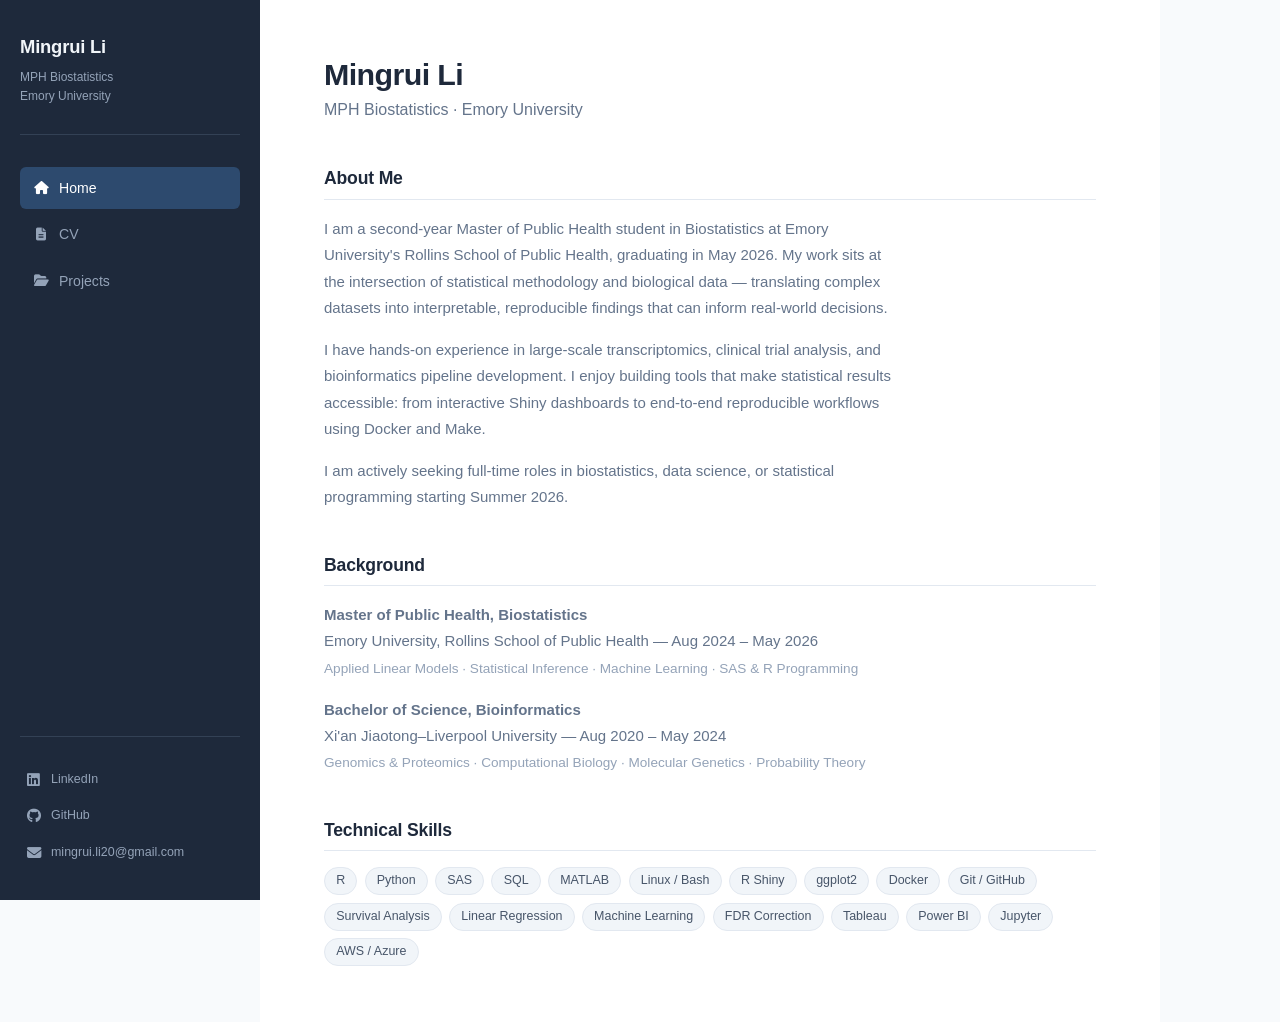
<file: docs/index.html>
<!DOCTYPE html>
<html lang="en">
<head>
  <meta charset="utf-8" />
  <meta name="viewport" content="width=device-width, initial-scale=1.0" />
  <title>Mingrui Li</title>
  <link rel="stylesheet" href="styles.css" />
  <link rel="stylesheet" href="https://cdnjs.cloudflare.com/ajax/libs/font-awesome/6.5.0/css/all.min.css" />
</head>
<body>
  <div class="layout">

    <aside class="sidebar">
      <div class="sidebar-profile">
        <div class="profile-name">Mingrui Li</div>
        <div class="profile-title">MPH Biostatistics<br>Emory University</div>
      </div>

      <nav class="sidebar-nav">
        <a href="index.html" class="nav-btn" data-page="index.html">
          <i class="fas fa-house"></i> Home
        </a>
        <a href="background.html" class="nav-btn" data-page="background.html">
          <i class="fas fa-file-lines"></i> CV
        </a>
        <a href="projects.html" class="nav-btn" data-page="projects.html">
          <i class="fas fa-folder-open"></i> Projects
        </a>
      </nav>

      <div class="sidebar-social">
        <a href="https://www.linkedin.com/in/mingrui--li/" target="_blank" class="social-link">
          <i class="fab fa-linkedin"></i>
          <span>LinkedIn</span>
        </a>
        <a href="https://github.com/ML198" target="_blank" class="social-link">
          <i class="fab fa-github"></i>
          <span>GitHub</span>
        </a>
        <a href="mailto:mingrui.li20@gmail.com" class="social-link">
          <i class="fas fa-envelope"></i>
          <span>mingrui.li20@gmail.com</span>
        </a>
      </div>
    </aside>

    <main class="main-content">
      <div class="page-intro">
        <h1>Mingrui Li</h1>
        <p class="subtitle">MPH Biostatistics &middot; Emory University</p>
      </div>

      <div class="bio-section">
        <h2>About Me</h2>
        <p>
          I am a second-year Master of Public Health student in Biostatistics at Emory University's Rollins
          School of Public Health, graduating in May 2026. My work sits at the intersection of statistical
          methodology and biological data — translating complex datasets into interpretable, reproducible findings
          that can inform real-world decisions.
        </p>
        <p>
          I have hands-on experience in large-scale transcriptomics, clinical trial analysis, and bioinformatics
          pipeline development. I enjoy building tools that make statistical results accessible: from interactive
          Shiny dashboards to end-to-end reproducible workflows using Docker and Make.
        </p>
        <p>
          I am actively seeking full-time roles in biostatistics, data science, or statistical programming
          starting Summer 2026.
        </p>

        <h2>Background</h2>
        <p>
          <strong>Master of Public Health, Biostatistics</strong><br>
          Emory University, Rollins School of Public Health &mdash; Aug 2024 &ndash; May 2026<br>
          <span style="color:#94a3b8; font-size:0.85rem;">Applied Linear Models &middot; Statistical Inference &middot; Machine Learning &middot; SAS &amp; R Programming</span>
        </p>
        <p>
          <strong>Bachelor of Science, Bioinformatics</strong><br>
          Xi'an Jiaotong–Liverpool University &mdash; Aug 2020 &ndash; May 2024<br>
          <span style="color:#94a3b8; font-size:0.85rem;">Genomics &amp; Proteomics &middot; Computational Biology &middot; Molecular Genetics &middot; Probability Theory</span>
        </p>

        <h2>Technical Skills</h2>

        <div class="skills-tags">
          <span class="tag">R</span>
          <span class="tag">Python</span>
          <span class="tag">SAS</span>
          <span class="tag">SQL</span>
          <span class="tag">MATLAB</span>
          <span class="tag">Linux / Bash</span>
          <span class="tag">R Shiny</span>
          <span class="tag">ggplot2</span>
          <span class="tag">Docker</span>
          <span class="tag">Git / GitHub</span>
          <span class="tag">Survival Analysis</span>
          <span class="tag">Linear Regression</span>
          <span class="tag">Machine Learning</span>
          <span class="tag">FDR Correction</span>
          <span class="tag">Tableau</span>
          <span class="tag">Power BI</span>
          <span class="tag">Jupyter</span>
          <span class="tag">AWS / Azure</span>
        </div>
      </div>
    </main>

  </div>

  <script>
    (function () {
      var page = window.location.pathname.split('/').pop() || 'index.html';
      if (!page || page === '') page = 'index.html';
      document.querySelectorAll('.nav-btn').forEach(function (link) {
        if (link.getAttribute('data-page') === page) {
          link.classList.add('active');
        }
      });
    })();
  </script>
</body>
</html>
</file>
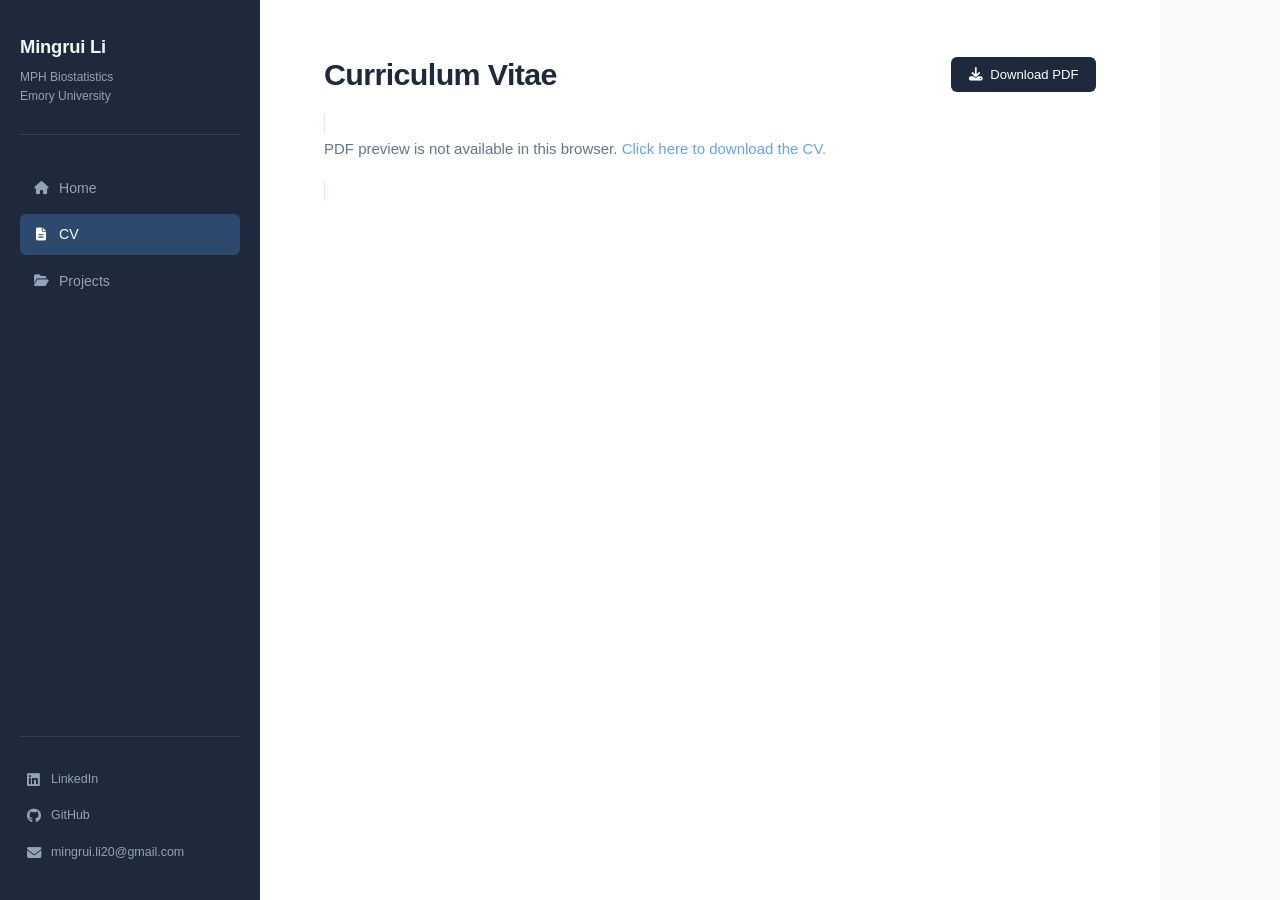
<file: docs/background.html>
<!DOCTYPE html>
<html lang="en">
<head>
  <meta charset="utf-8" />
  <meta name="viewport" content="width=device-width, initial-scale=1.0" />
  <title>CV</title>
  <link rel="stylesheet" href="styles.css" />
  <link rel="stylesheet" href="https://cdnjs.cloudflare.com/ajax/libs/font-awesome/6.5.0/css/all.min.css" />
</head>
<body>
  <div class="layout">

    <aside class="sidebar">
      <div class="sidebar-profile">
        <div class="profile-name">Mingrui Li</div>
        <div class="profile-title">MPH Biostatistics<br>Emory University</div>
      </div>

      <nav class="sidebar-nav">
        <a href="index.html" class="nav-btn" data-page="index.html">
          <i class="fas fa-house"></i> Home
        </a>
        <a href="background.html" class="nav-btn" data-page="background.html">
          <i class="fas fa-file-lines"></i> CV
        </a>
        <a href="projects.html" class="nav-btn" data-page="projects.html">
          <i class="fas fa-folder-open"></i> Projects
        </a>
      </nav>

      <div class="sidebar-social">
        <a href="https://www.linkedin.com/in/mingrui--li/" target="_blank" class="social-link">
          <i class="fab fa-linkedin"></i>
          <span>LinkedIn</span>
        </a>
        <a href="https://github.com/ML198" target="_blank" class="social-link">
          <i class="fab fa-github"></i>
          <span>GitHub</span>
        </a>
        <a href="mailto:mingrui.li20@gmail.com" class="social-link">
          <i class="fas fa-envelope"></i>
          <span>mingrui.li20@gmail.com</span>
        </a>
      </div>
    </aside>

    <main class="main-content">
      <div class="cv-page-header">
        <h1>Curriculum Vitae</h1>
        <a href="BS_0416_1440.pdf" download class="btn-download">
          <i class="fas fa-download"></i> Download PDF
        </a>
      </div>

      <object data="BS_0416_1440.pdf" type="application/pdf" class="cv-embed">
        <p>
          PDF preview is not available in this browser.
          <a href="BS_0416_1440.pdf">Click here to download the CV.</a>
        </p>
      </object>
    </main>

  </div>

  <script>
    (function () {
      var page = window.location.pathname.split('/').pop() || 'index.html';
      if (!page || page === '') page = 'index.html';
      document.querySelectorAll('.nav-btn').forEach(function (link) {
        if (link.getAttribute('data-page') === page) {
          link.classList.add('active');
        }
      });
    })();
  </script>
</body>
</html>
</file>
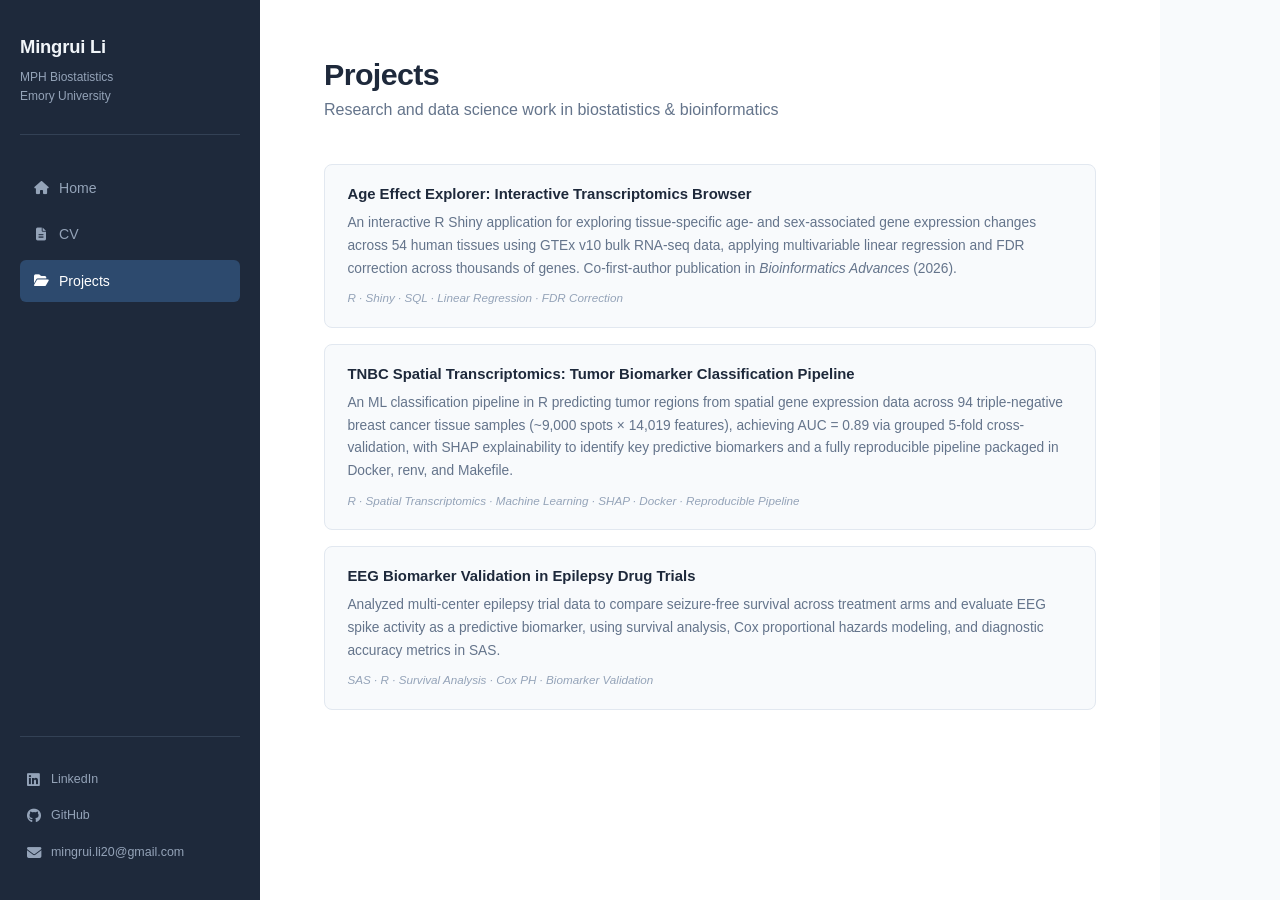
<file: docs/projects.html>
<!DOCTYPE html>
<html lang="en">
<head>
  <meta charset="utf-8" />
  <meta name="viewport" content="width=device-width, initial-scale=1.0" />
  <title>Projects</title>
  <link rel="stylesheet" href="styles.css" />
  <link rel="stylesheet" href="https://cdnjs.cloudflare.com/ajax/libs/font-awesome/6.5.0/css/all.min.css" />
</head>
<body>
  <div class="layout">

    <aside class="sidebar">
      <div class="sidebar-profile">
        <div class="profile-name">Mingrui Li</div>
        <div class="profile-title">MPH Biostatistics<br>Emory University</div>
      </div>

      <nav class="sidebar-nav">
        <a href="index.html" class="nav-btn" data-page="index.html">
          <i class="fas fa-house"></i> Home
        </a>
        <a href="background.html" class="nav-btn" data-page="background.html">
          <i class="fas fa-file-lines"></i> CV
        </a>
        <a href="projects.html" class="nav-btn" data-page="projects.html">
          <i class="fas fa-folder-open"></i> Projects
        </a>
      </nav>

      <div class="sidebar-social">
        <a href="https://www.linkedin.com/in/mingrui--li/" target="_blank" class="social-link">
          <i class="fab fa-linkedin"></i>
          <span>LinkedIn</span>
        </a>
        <a href="https://github.com/ML198" target="_blank" class="social-link">
          <i class="fab fa-github"></i>
          <span>GitHub</span>
        </a>
        <a href="mailto:mingrui.li20@gmail.com" class="social-link">
          <i class="fas fa-envelope"></i>
          <span>mingrui.li20@gmail.com</span>
        </a>
      </div>
    </aside>

    <main class="main-content">
      <div class="page-intro">
        <h1>Projects</h1>
        <p class="subtitle">Research and data science work in biostatistics &amp; bioinformatics</p>
      </div>

      <div class="project-list">

        <div class="project-item">
          <h3>
            <a href="https://github.com/ML198/Age-Effect-Explorer" target="_blank">
              Age Effect Explorer: Interactive Transcriptomics Browser
            </a>
          </h3>
          <p>
            An interactive R Shiny application for exploring tissue-specific age- and sex-associated gene
            expression changes across 54 human tissues using GTEx v10 bulk RNA-seq data, applying
            multivariable linear regression and FDR correction across thousands of genes.
            Co-first-author publication in <em>Bioinformatics Advances</em> (2026).
          </p>
          <span class="project-tag">R &middot; Shiny &middot; SQL &middot; Linear Regression &middot; FDR Correction</span>
        </div>

        <div class="project-item">
          <h3>
            <a href="https://github.com/ML198/TNBC-ST-dashboard" target="_blank">
              TNBC Spatial Transcriptomics: Tumor Biomarker Classification Pipeline
            </a>
          </h3>
          <p>
            An ML classification pipeline in R predicting tumor regions from spatial gene expression data
            across 94 triple-negative breast cancer tissue samples (~9,000 spots &times; 14,019 features),
            achieving AUC = 0.89 via grouped 5-fold cross-validation, with SHAP explainability to identify
            key predictive biomarkers and a fully reproducible pipeline packaged in Docker, renv, and Makefile.
          </p>
          <span class="project-tag">R &middot; Spatial Transcriptomics &middot; Machine Learning &middot; SHAP &middot; Docker &middot; Reproducible Pipeline</span>
        </div>

        <div class="project-item">
          <h3>EEG Biomarker Validation in Epilepsy Drug Trials</h3>
          <p>
            Analyzed multi-center epilepsy trial data to compare seizure-free survival across treatment arms
            and evaluate EEG spike activity as a predictive biomarker, using survival analysis, Cox
            proportional hazards modeling, and diagnostic accuracy metrics in SAS.
          </p>
          <span class="project-tag">SAS &middot; R &middot; Survival Analysis &middot; Cox PH &middot; Biomarker Validation</span>
        </div>

      </div>
    </main>

  </div>

  <script>
    (function () {
      var page = window.location.pathname.split('/').pop() || 'index.html';
      if (!page || page === '') page = 'index.html';
      document.querySelectorAll('.nav-btn').forEach(function (link) {
        if (link.getAttribute('data-page') === page) {
          link.classList.add('active');
        }
      });
    })();
  </script>
</body>
</html>
</file>
<file: docs/styles.css>
/* ============================================================
   PERSONAL PORTFOLIO — Sidebar Layout
   ============================================================ */

*, *::before, *::after {
  box-sizing: border-box;
  margin: 0;
  padding: 0;
}

:root {
  --sidebar-width: 260px;
  --sidebar-bg: #1e293b;
  --sidebar-border: #334155;
  --sidebar-text: #94a3b8;
  --sidebar-text-hover: #f1f5f9;
  --accent: #60a5fa;
  --accent-hover: #93c5fd;
  --text: #1e293b;
  --text-muted: #64748b;
  --border: #e2e8f0;
  --bg-main: #ffffff;
  --bg-subtle: #f8fafc;
  --radius: 8px;
}

body {
  font-family: -apple-system, BlinkMacSystemFont, 'Segoe UI', Roboto,
    'Helvetica Neue', Arial, sans-serif;
  color: var(--text);
  background: var(--bg-subtle);
  line-height: 1.6;
  font-size: 15px;
}

/* ── Layout ─────────────────────────────────────────────── */

.layout {
  display: flex;
  min-height: 100vh;
}

/* ── Sidebar ─────────────────────────────────────────────── */

.sidebar {
  width: var(--sidebar-width);
  min-width: var(--sidebar-width);
  background: var(--sidebar-bg);
  position: fixed;
  top: 0;
  left: 0;
  height: 100vh;
  overflow-y: auto;
  display: flex;
  flex-direction: column;
  padding: 2rem 1.25rem;
  gap: 2rem;
  z-index: 100;
}

/* Profile block */
.sidebar-profile {
  padding-bottom: 1.75rem;
  border-bottom: 1px solid var(--sidebar-border);
}

.profile-name {
  font-size: 1.15rem;
  font-weight: 700;
  color: #f1f5f9;
  margin-bottom: 0.4rem;
  letter-spacing: -0.01em;
}

.profile-title {
  font-size: 0.75rem;
  color: var(--sidebar-text);
  line-height: 1.6;
}

/* Nav */
.sidebar-nav {
  display: flex;
  flex-direction: column;
  gap: 0.3rem;
}

.nav-btn {
  display: flex;
  align-items: center;
  gap: 0.65rem;
  padding: 0.6rem 0.85rem;
  border-radius: 6px;
  color: var(--sidebar-text);
  text-decoration: none;
  font-size: 0.88rem;
  font-weight: 500;
  transition: background 0.15s ease, color 0.15s ease;
}

.nav-btn i {
  width: 15px;
  text-align: center;
  font-size: 0.82rem;
  flex-shrink: 0;
}

.nav-btn:hover {
  background: #2d3f55;
  color: var(--sidebar-text-hover);
  text-decoration: none;
}

.nav-btn.active {
  background: #2d4a6e;
  color: #ffffff;
}

/* Social links */
.sidebar-social {
  margin-top: auto;
  display: flex;
  flex-direction: column;
  gap: 0.45rem;
  padding-top: 1.75rem;
  border-top: 1px solid var(--sidebar-border);
}

.social-link {
  display: flex;
  align-items: center;
  gap: 0.6rem;
  color: var(--sidebar-text);
  text-decoration: none;
  font-size: 0.78rem;
  padding: 0.3rem 0.4rem;
  border-radius: 5px;
  transition: color 0.15s ease;
  overflow: hidden;
}

.social-link span {
  overflow: hidden;
  text-overflow: ellipsis;
  white-space: nowrap;
}

.social-link i {
  width: 15px;
  text-align: center;
  font-size: 0.9rem;
  flex-shrink: 0;
  color: var(--sidebar-text);
  transition: color 0.15s ease;
}

.social-link:hover {
  color: var(--accent);
  text-decoration: none;
}

.social-link:hover i {
  color: var(--accent);
}

/* ── Main Content ─────────────────────────────────────────── */

.main-content {
  margin-left: var(--sidebar-width);
  flex: 1;
  padding: 3.5rem 4rem;
  max-width: 900px;
  background: var(--bg-main);
  min-height: 100vh;
}

/* ── Typography ──────────────────────────────────────────── */

h1 {
  font-size: 1.9rem;
  font-weight: 700;
  color: var(--text);
  letter-spacing: -0.02em;
  line-height: 1.2;
  margin-bottom: 0.4rem;
}

h2 {
  font-size: 1.1rem;
  font-weight: 600;
  color: var(--text);
  margin: 2.5rem 0 1rem;
  padding-bottom: 0.4rem;
  border-bottom: 1px solid var(--border);
  letter-spacing: -0.01em;
}

h3 {
  font-size: 0.95rem;
  font-weight: 600;
  color: var(--text);
  margin-bottom: 0.3rem;
}

p {
  color: var(--text-muted);
  margin-bottom: 1rem;
  line-height: 1.75;
}

a {
  color: var(--accent);
  text-decoration: none;
}

a:hover {
  color: var(--accent-hover);
  text-decoration: underline;
}

/* ── Home / About page ───────────────────────────────────── */

.page-intro {
  margin-bottom: 2.5rem;
}

.page-intro h1 {
  margin-bottom: 0.25rem;
}

.page-intro .subtitle {
  color: var(--text-muted);
  font-size: 1rem;
}

.bio-section p {
  max-width: 68ch;
}

.skills-tags {
  display: flex;
  flex-wrap: wrap;
  gap: 0.45rem;
  margin-top: 0.75rem;
}

.tag {
  background: #f1f5f9;
  border: 1px solid #e2e8f0;
  color: #475569;
  padding: 0.2rem 0.7rem;
  border-radius: 999px;
  font-size: 0.78rem;
  font-weight: 500;
}

/* Project title links */
.project-item h3 a {
  color: var(--text);
  text-decoration: none;
  transition: color 0.15s ease;
}

.project-item h3 a:hover {
  color: var(--accent);
  text-decoration: none;
}

/* ── Projects page ───────────────────────────────────────── */

.project-list {
  display: flex;
  flex-direction: column;
  gap: 1rem;
}

.project-item {
  padding: 1.1rem 1.4rem;
  border: 1px solid var(--border);
  border-radius: var(--radius);
  background: var(--bg-subtle);
  transition: border-color 0.15s ease, box-shadow 0.15s ease;
}

.project-item:hover {
  border-color: var(--accent);
  box-shadow: 0 2px 10px rgba(96, 165, 250, 0.1);
}

.project-item h3 {
  font-size: 0.93rem;
  margin-bottom: 0.35rem;
}

.project-item p {
  font-size: 0.86rem;
  color: var(--text-muted);
  margin: 0;
  line-height: 1.65;
}

.project-tag {
  display: inline-block;
  margin-top: 0.55rem;
  font-size: 0.73rem;
  color: #94a3b8;
  font-style: italic;
}

/* ── CV / PDF page ───────────────────────────────────────── */

.cv-page-header {
  display: flex;
  justify-content: space-between;
  align-items: flex-end;
  margin-bottom: 1.25rem;
}

.cv-page-header h1 {
  margin: 0;
}

.btn-download {
  display: inline-flex;
  align-items: center;
  gap: 0.45rem;
  background: var(--sidebar-bg);
  color: #ffffff;
  padding: 0.45rem 1.1rem;
  border-radius: 6px;
  font-size: 0.82rem;
  font-weight: 500;
  text-decoration: none;
  transition: background 0.15s ease;
  flex-shrink: 0;
}

.btn-download:hover {
  background: #334155;
  color: #ffffff;
  text-decoration: none;
}

.btn-download i {
  font-size: 0.85rem;
}

.cv-embed {
  width: 100%;
  height: 82vh;
  border: 1px solid var(--border);
  border-radius: var(--radius);
  box-shadow: 0 1px 8px rgba(0, 0, 0, 0.06);
}

/* ── Responsive ──────────────────────────────────────────── */

@media (max-width: 768px) {
  .sidebar {
    width: 100%;
    height: auto;
    position: relative;
    flex-direction: row;
    flex-wrap: wrap;
    padding: 1rem;
    gap: 1rem;
  }

  .layout {
    flex-direction: column;
  }

  .main-content {
    margin-left: 0;
    padding: 2rem 1.5rem;
  }

  .sidebar-social {
    margin-top: 0;
    padding-top: 0;
    border-top: none;
    flex-direction: row;
    flex-wrap: wrap;
    gap: 0.75rem;
  }

  .sidebar-nav {
    flex-direction: row;
  }

  .cv-page-header {
    flex-direction: column;
    align-items: flex-start;
    gap: 0.75rem;
  }
}
</file>
